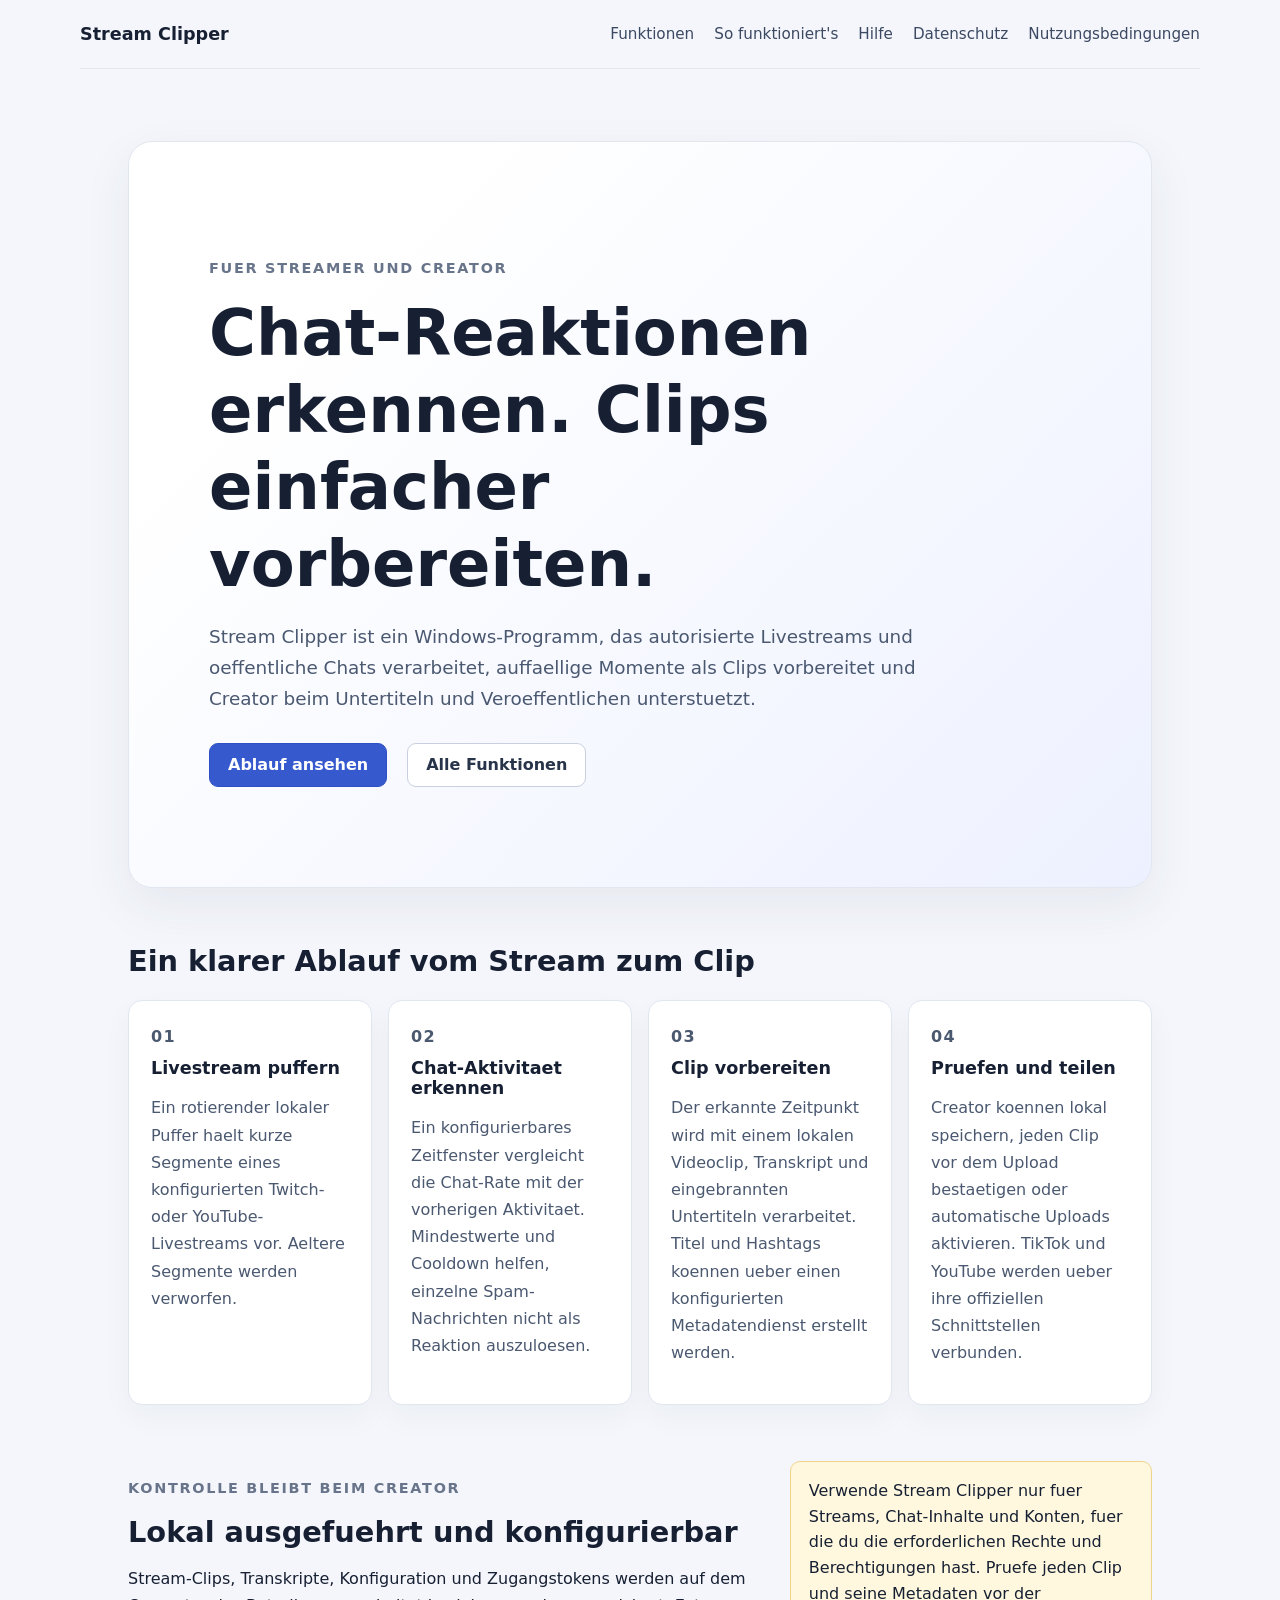
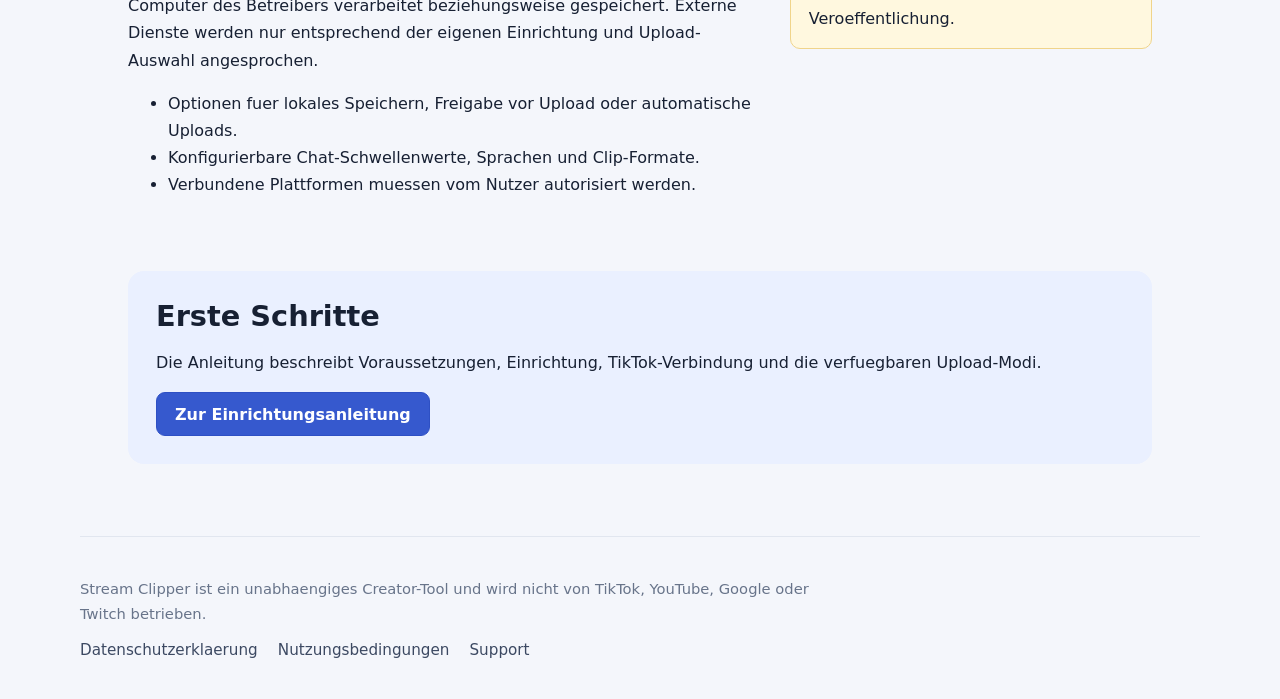
<file: index.html>
<!doctype html>
<html lang="de">
<head>
  <meta charset="utf-8">
  <meta name="viewport" content="width=device-width, initial-scale=1">
  <meta name="description" content="Stream Clipper erkennt Chat-Reaktionen in autorisierten Livestreams und bereitet untertitelte Clips fuer Creator vor.">
  <title>Stream Clipper - Clips aus Livestream-Momenten</title>
  <link rel="stylesheet" href="style.css">
</head>
<body>
  <header class="site-header">
    <a class="brand" href="index.html">Stream Clipper</a>
    <nav aria-label="Hauptnavigation">
      <a href="features.html">Funktionen</a>
      <a href="how-it-works.html">So funktioniert's</a>
      <a href="support.html">Hilfe</a>
      <a href="privacy.html">Datenschutz</a>
      <a href="terms.html">Nutzungsbedingungen</a>
    </nav>
  </header>
  <main class="site-main">
    <section class="hero">
      <p class="eyebrow">FUER STREAMER UND CREATOR</p>
      <h1>Chat-Reaktionen erkennen. Clips einfacher vorbereiten.</h1>
      <p class="lead">Stream Clipper ist ein Windows-Programm, das autorisierte Livestreams und oeffentliche Chats verarbeitet, auffaellige Momente als Clips vorbereitet und Creator beim Untertiteln und Veroeffentlichen unterstuetzt.</p>
      <div class="actions">
        <a class="button" href="how-it-works.html">Ablauf ansehen</a>
        <a class="button secondary" href="features.html">Alle Funktionen</a>
      </div>
    </section>

    <section aria-labelledby="overview-title">
      <h2 id="overview-title">Ein klarer Ablauf vom Stream zum Clip</h2>
      <div class="card-grid">
        <article class="card">
          <p class="step">01</p>
          <h3>Livestream puffern</h3>
          <p>Ein rotierender lokaler Puffer haelt kurze Segmente eines konfigurierten Twitch- oder YouTube-Livestreams vor. Aeltere Segmente werden verworfen.</p>
        </article>
        <article class="card">
          <p class="step">02</p>
          <h3>Chat-Aktivitaet erkennen</h3>
          <p>Ein konfigurierbares Zeitfenster vergleicht die Chat-Rate mit der vorherigen Aktivitaet. Mindestwerte und Cooldown helfen, einzelne Spam-Nachrichten nicht als Reaktion auszuloesen.</p>
        </article>
        <article class="card">
          <p class="step">03</p>
          <h3>Clip vorbereiten</h3>
          <p>Der erkannte Zeitpunkt wird mit einem lokalen Videoclip, Transkript und eingebrannten Untertiteln verarbeitet. Titel und Hashtags koennen ueber einen konfigurierten Metadatendienst erstellt werden.</p>
        </article>
        <article class="card">
          <p class="step">04</p>
          <h3>Pruefen und teilen</h3>
          <p>Creator koennen lokal speichern, jeden Clip vor dem Upload bestaetigen oder automatische Uploads aktivieren. TikTok und YouTube werden ueber ihre offiziellen Schnittstellen verbunden.</p>
        </article>
      </div>
    </section>

    <section class="split-section" aria-labelledby="control-title">
      <div>
        <p class="eyebrow">KONTROLLE BLEIBT BEIM CREATOR</p>
        <h2 id="control-title">Lokal ausgefuehrt und konfigurierbar</h2>
        <p>Stream-Clips, Transkripte, Konfiguration und Zugangstokens werden auf dem Computer des Betreibers verarbeitet beziehungsweise gespeichert. Externe Dienste werden nur entsprechend der eigenen Einrichtung und Upload-Auswahl angesprochen.</p>
        <ul>
          <li>Optionen fuer lokales Speichern, Freigabe vor Upload oder automatische Uploads.</li>
          <li>Konfigurierbare Chat-Schwellenwerte, Sprachen und Clip-Formate.</li>
          <li>Verbundene Plattformen muessen vom Nutzer autorisiert werden.</li>
        </ul>
      </div>
      <aside class="notice">
        Verwende Stream Clipper nur fuer Streams, Chat-Inhalte und Konten, fuer die du die erforderlichen Rechte und Berechtigungen hast. Pruefe jeden Clip und seine Metadaten vor der Veroeffentlichung.
      </aside>
    </section>

    <section class="cta" aria-labelledby="start-title">
      <h2 id="start-title">Erste Schritte</h2>
      <p>Die Anleitung beschreibt Voraussetzungen, Einrichtung, TikTok-Verbindung und die verfuegbaren Upload-Modi.</p>
      <a class="button" href="how-it-works.html">Zur Einrichtungsanleitung</a>
    </section>
  </main>
  <footer class="site-footer">
    <p>Stream Clipper ist ein unabhaengiges Creator-Tool und wird nicht von TikTok, YouTube, Google oder Twitch betrieben.</p>
    <nav aria-label="Rechtliche Informationen">
      <a href="privacy.html">Datenschutzerklaerung</a>
      <a href="terms.html">Nutzungsbedingungen</a>
      <a href="support.html">Support</a>
    </nav>
  </footer>
</body>
</html>
</file>
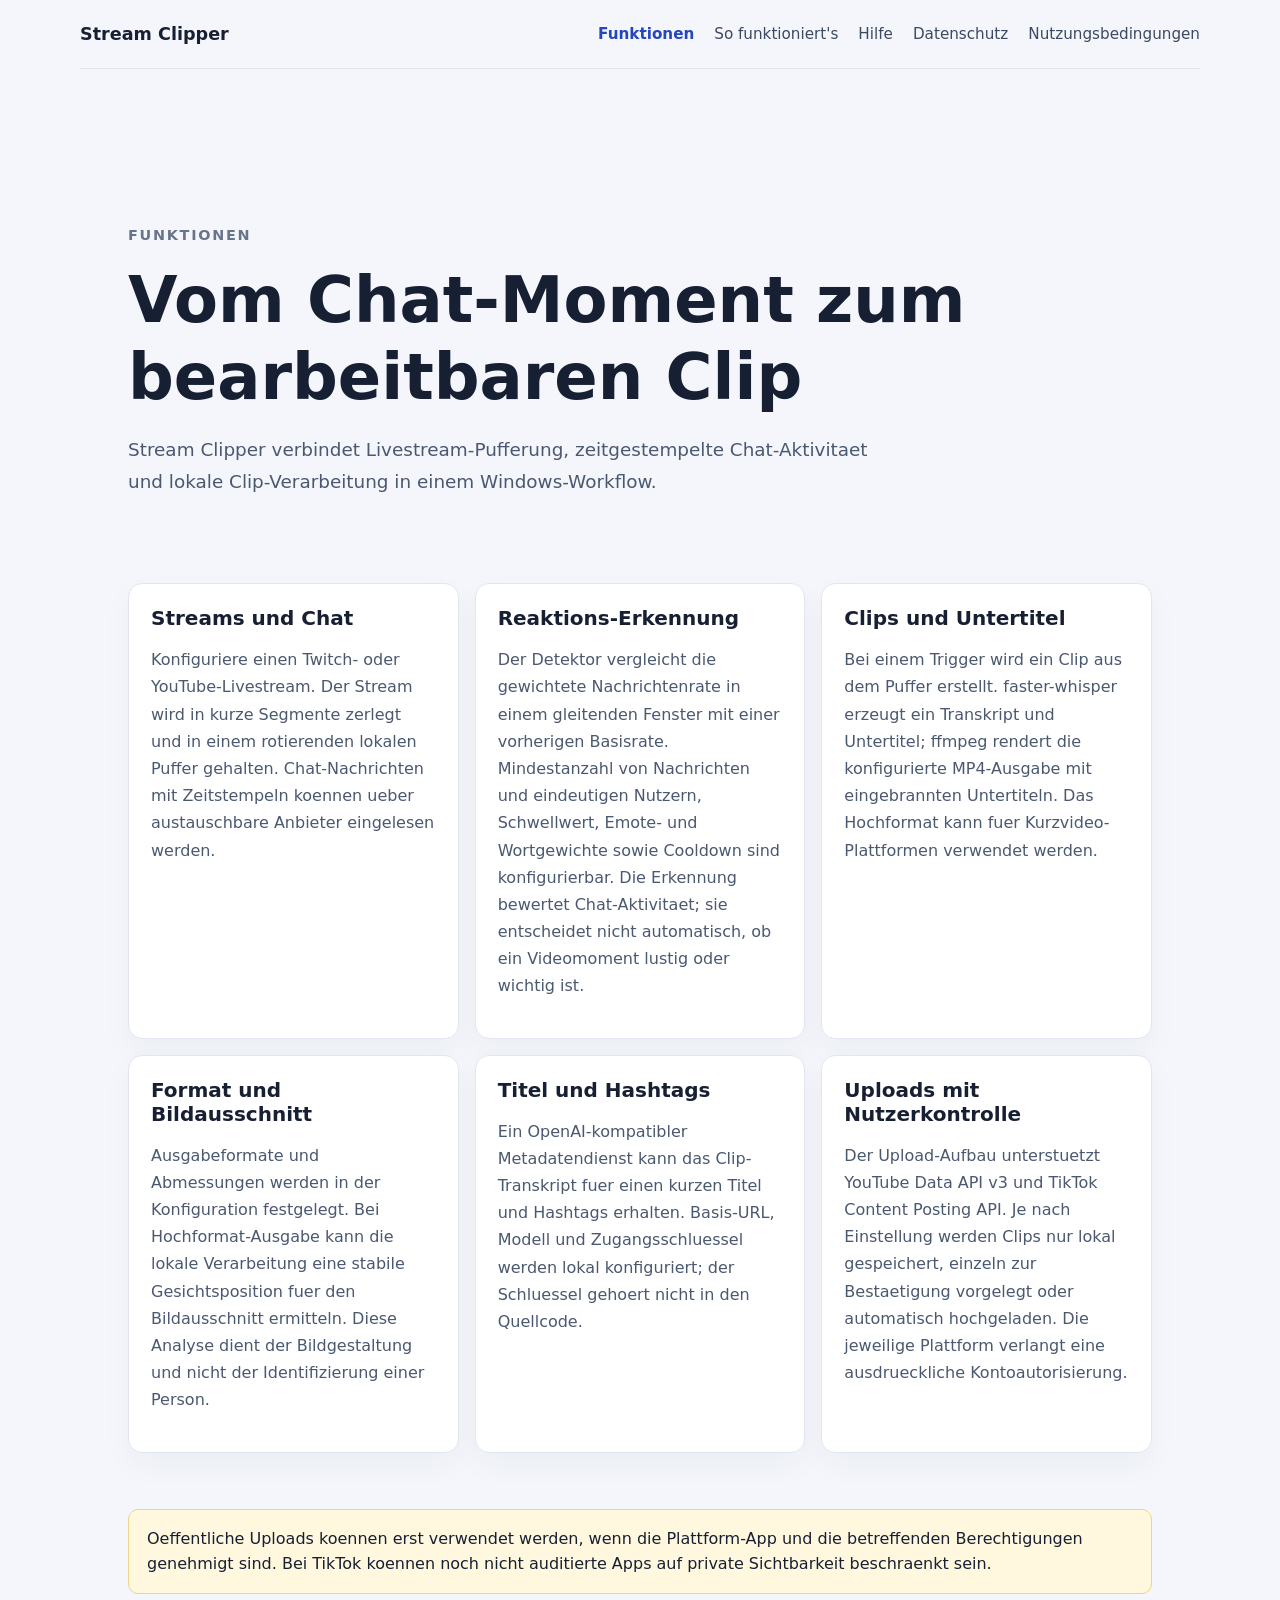
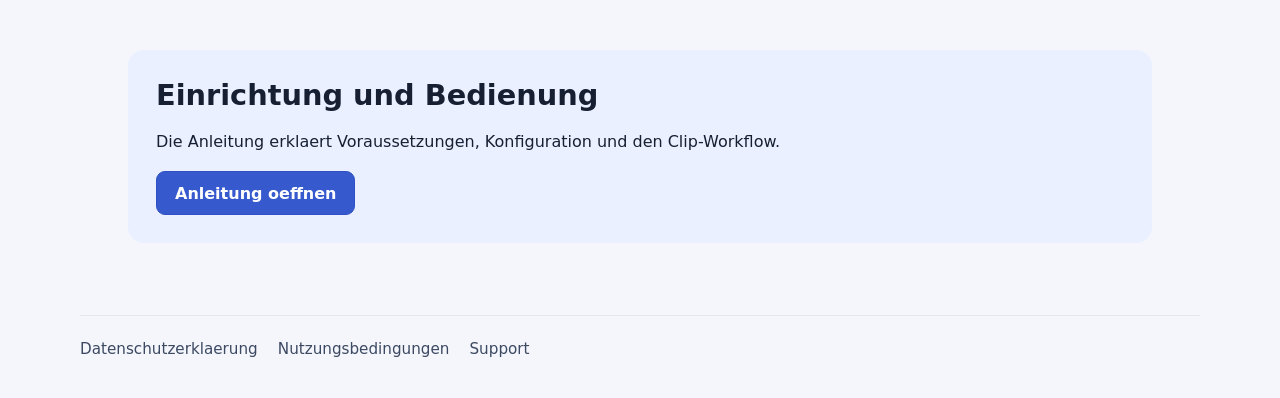
<file: features.html>
<!doctype html>
<html lang="de">
<head>
  <meta charset="utf-8">
  <meta name="viewport" content="width=device-width, initial-scale=1">
  <meta name="description" content="Details zu Chat-Erkennung, lokalem Videopuffer, Untertiteln und optionalen Uploads in Stream Clipper.">
  <title>Funktionen - Stream Clipper</title>
  <link rel="stylesheet" href="style.css">
</head>
<body>
  <header class="site-header">
    <a class="brand" href="index.html">Stream Clipper</a>
    <nav aria-label="Hauptnavigation">
      <a href="features.html" aria-current="page">Funktionen</a>
      <a href="how-it-works.html">So funktioniert's</a>
      <a href="support.html">Hilfe</a>
      <a href="privacy.html">Datenschutz</a>
      <a href="terms.html">Nutzungsbedingungen</a>
    </nav>
  </header>
  <main class="site-main">
    <section class="page-heading">
      <p class="eyebrow">FUNKTIONEN</p>
      <h1>Vom Chat-Moment zum bearbeitbaren Clip</h1>
      <p class="lead">Stream Clipper verbindet Livestream-Pufferung, zeitgestempelte Chat-Aktivitaet und lokale Clip-Verarbeitung in einem Windows-Workflow.</p>
    </section>

    <section class="feature-list" aria-label="Produktfunktionen">
      <article>
        <h2>Streams und Chat</h2>
        <p>Konfiguriere einen Twitch- oder YouTube-Livestream. Der Stream wird in kurze Segmente zerlegt und in einem rotierenden lokalen Puffer gehalten. Chat-Nachrichten mit Zeitstempeln koennen ueber austauschbare Anbieter eingelesen werden.</p>
      </article>
      <article>
        <h2>Reaktions-Erkennung</h2>
        <p>Der Detektor vergleicht die gewichtete Nachrichtenrate in einem gleitenden Fenster mit einer vorherigen Basisrate. Mindestanzahl von Nachrichten und eindeutigen Nutzern, Schwellwert, Emote- und Wortgewichte sowie Cooldown sind konfigurierbar. Die Erkennung bewertet Chat-Aktivitaet; sie entscheidet nicht automatisch, ob ein Videomoment lustig oder wichtig ist.</p>
      </article>
      <article>
        <h2>Clips und Untertitel</h2>
        <p>Bei einem Trigger wird ein Clip aus dem Puffer erstellt. faster-whisper erzeugt ein Transkript und Untertitel; ffmpeg rendert die konfigurierte MP4-Ausgabe mit eingebrannten Untertiteln. Das Hochformat kann fuer Kurzvideo-Plattformen verwendet werden.</p>
      </article>
      <article>
        <h2>Format und Bildausschnitt</h2>
        <p>Ausgabeformate und Abmessungen werden in der Konfiguration festgelegt. Bei Hochformat-Ausgabe kann die lokale Verarbeitung eine stabile Gesichtsposition fuer den Bildausschnitt ermitteln. Diese Analyse dient der Bildgestaltung und nicht der Identifizierung einer Person.</p>
      </article>
      <article>
        <h2>Titel und Hashtags</h2>
        <p>Ein OpenAI-kompatibler Metadatendienst kann das Clip-Transkript fuer einen kurzen Titel und Hashtags erhalten. Basis-URL, Modell und Zugangsschluessel werden lokal konfiguriert; der Schluessel gehoert nicht in den Quellcode.</p>
      </article>
      <article>
        <h2>Uploads mit Nutzerkontrolle</h2>
        <p>Der Upload-Aufbau unterstuetzt YouTube Data API v3 und TikTok Content Posting API. Je nach Einstellung werden Clips nur lokal gespeichert, einzeln zur Bestaetigung vorgelegt oder automatisch hochgeladen. Die jeweilige Plattform verlangt eine ausdrueckliche Kontoautorisierung.</p>
      </article>
    </section>

    <section class="notice">
      Oeffentliche Uploads koennen erst verwendet werden, wenn die Plattform-App und die betreffenden Berechtigungen genehmigt sind. Bei TikTok koennen noch nicht auditierte Apps auf private Sichtbarkeit beschraenkt sein.
    </section>

    <section class="cta">
      <h2>Einrichtung und Bedienung</h2>
      <p>Die Anleitung erklaert Voraussetzungen, Konfiguration und den Clip-Workflow.</p>
      <a class="button" href="how-it-works.html">Anleitung oeffnen</a>
    </section>
  </main>
  <footer class="site-footer">
    <nav aria-label="Rechtliche Informationen">
      <a href="privacy.html">Datenschutzerklaerung</a>
      <a href="terms.html">Nutzungsbedingungen</a>
      <a href="support.html">Support</a>
    </nav>
  </footer>
</body>
</html>
</file>
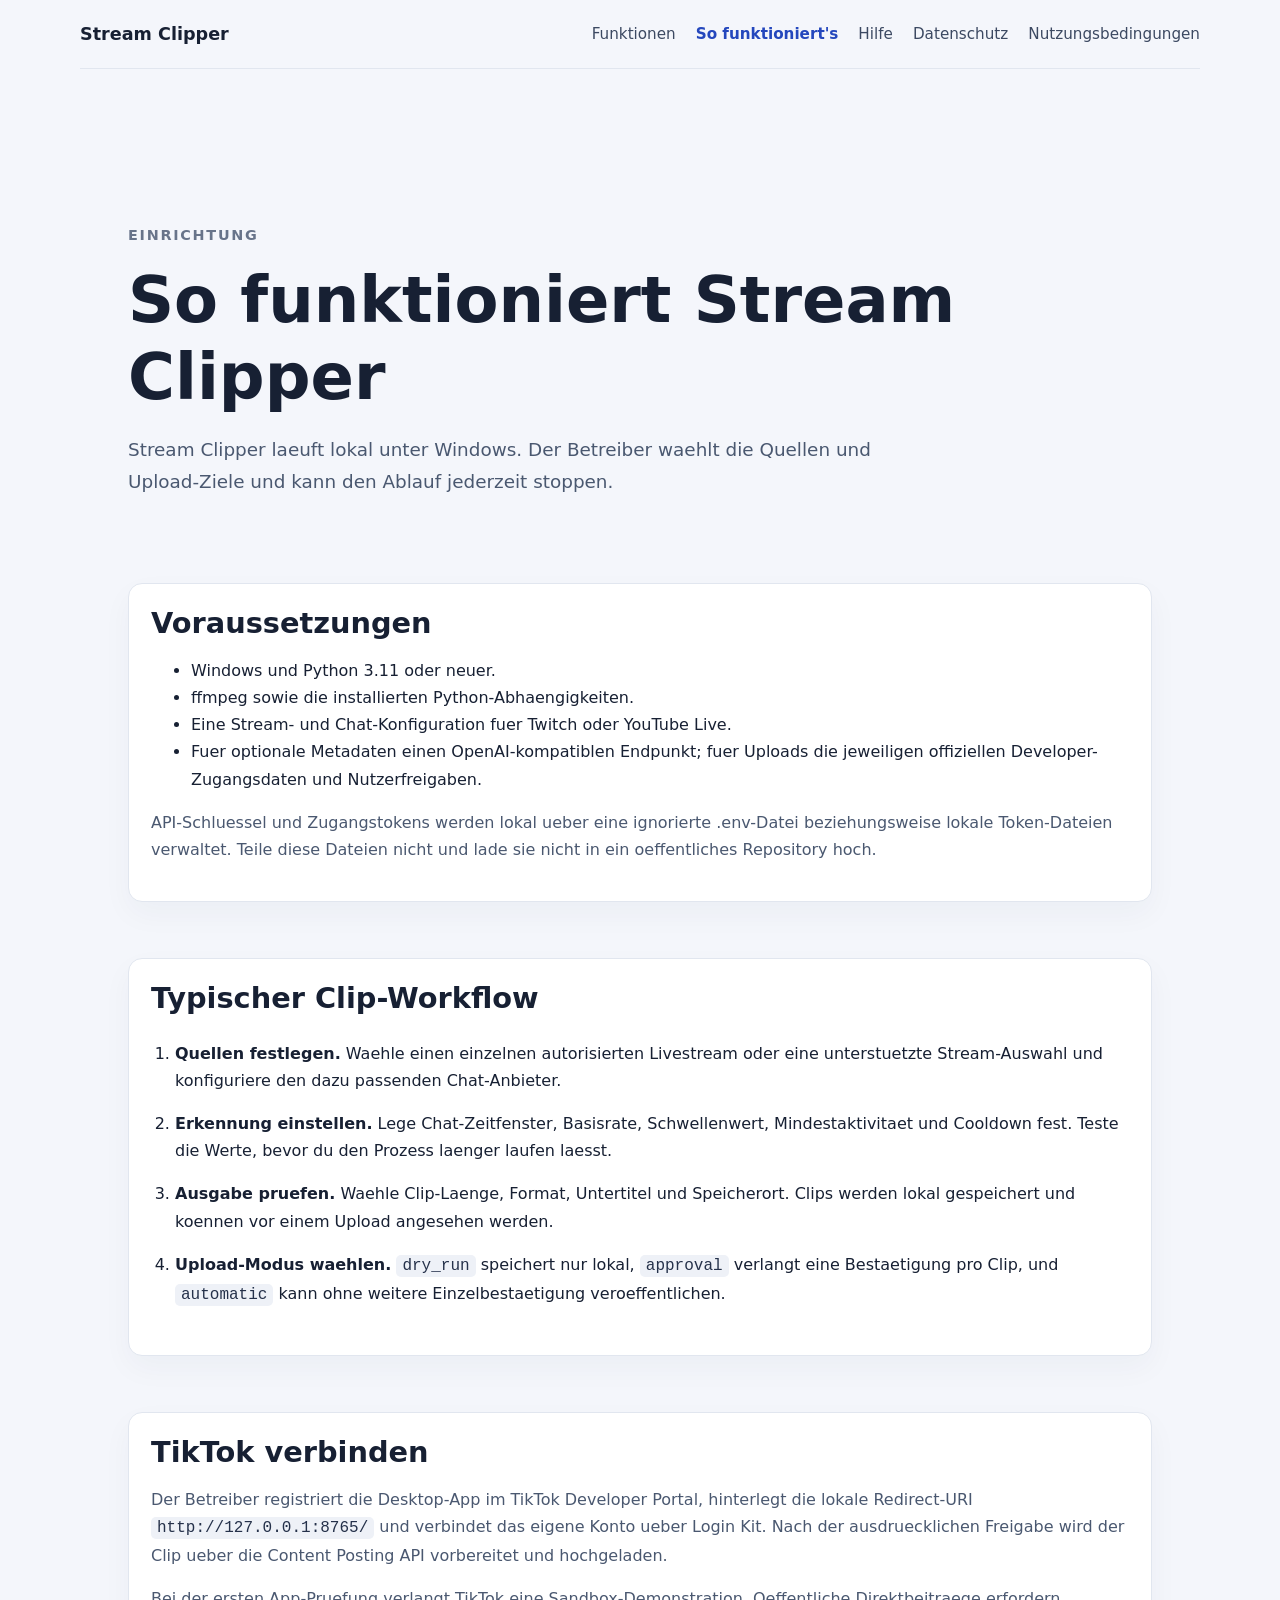
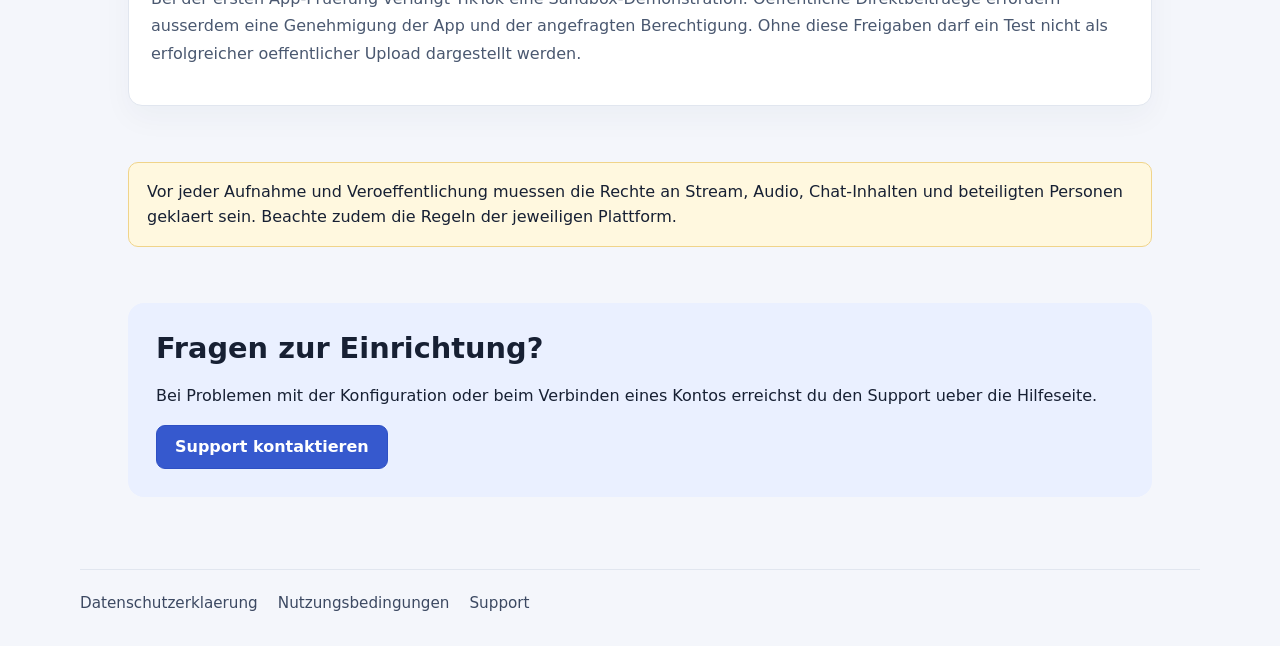
<file: how-it-works.html>
<!doctype html>
<html lang="de">
<head>
  <meta charset="utf-8">
  <meta name="viewport" content="width=device-width, initial-scale=1">
  <meta name="description" content="Voraussetzungen und Ablauf fuer Einrichtung und Verwendung von Stream Clipper unter Windows.">
  <title>So funktioniert's - Stream Clipper</title>
  <link rel="stylesheet" href="style.css">
</head>
<body>
  <header class="site-header">
    <a class="brand" href="index.html">Stream Clipper</a>
    <nav aria-label="Hauptnavigation">
      <a href="features.html">Funktionen</a>
      <a href="how-it-works.html" aria-current="page">So funktioniert's</a>
      <a href="support.html">Hilfe</a>
      <a href="privacy.html">Datenschutz</a>
      <a href="terms.html">Nutzungsbedingungen</a>
    </nav>
  </header>
  <main class="site-main">
    <section class="page-heading">
      <p class="eyebrow">EINRICHTUNG</p>
      <h1>So funktioniert Stream Clipper</h1>
      <p class="lead">Stream Clipper laeuft lokal unter Windows. Der Betreiber waehlt die Quellen und Upload-Ziele und kann den Ablauf jederzeit stoppen.</p>
    </section>

    <section class="content-panel">
      <h2>Voraussetzungen</h2>
      <ul>
        <li>Windows und Python 3.11 oder neuer.</li>
        <li>ffmpeg sowie die installierten Python-Abhaengigkeiten.</li>
        <li>Eine Stream- und Chat-Konfiguration fuer Twitch oder YouTube Live.</li>
        <li>Fuer optionale Metadaten einen OpenAI-kompatiblen Endpunkt; fuer Uploads die jeweiligen offiziellen Developer-Zugangsdaten und Nutzerfreigaben.</li>
      </ul>
      <p>API-Schluessel und Zugangstokens werden lokal ueber eine ignorierte .env-Datei beziehungsweise lokale Token-Dateien verwaltet. Teile diese Dateien nicht und lade sie nicht in ein oeffentliches Repository hoch.</p>
    </section>

    <section class="content-panel">
      <h2>Typischer Clip-Workflow</h2>
      <ol class="numbered-list">
        <li><strong>Quellen festlegen.</strong> Waehle einen einzelnen autorisierten Livestream oder eine unterstuetzte Stream-Auswahl und konfiguriere den dazu passenden Chat-Anbieter.</li>
        <li><strong>Erkennung einstellen.</strong> Lege Chat-Zeitfenster, Basisrate, Schwellenwert, Mindestaktivitaet und Cooldown fest. Teste die Werte, bevor du den Prozess laenger laufen laesst.</li>
        <li><strong>Ausgabe pruefen.</strong> Waehle Clip-Laenge, Format, Untertitel und Speicherort. Clips werden lokal gespeichert und koennen vor einem Upload angesehen werden.</li>
        <li><strong>Upload-Modus waehlen.</strong> <code>dry_run</code> speichert nur lokal, <code>approval</code> verlangt eine Bestaetigung pro Clip, und <code>automatic</code> kann ohne weitere Einzelbestaetigung veroeffentlichen.</li>
      </ol>
    </section>

    <section class="content-panel">
      <h2>TikTok verbinden</h2>
      <p>Der Betreiber registriert die Desktop-App im TikTok Developer Portal, hinterlegt die lokale Redirect-URI <code>http://127.0.0.1:8765/</code> und verbindet das eigene Konto ueber Login Kit. Nach der ausdruecklichen Freigabe wird der Clip ueber die Content Posting API vorbereitet und hochgeladen.</p>
      <p>Bei der ersten App-Pruefung verlangt TikTok eine Sandbox-Demonstration. Oeffentliche Direktbeitraege erfordern ausserdem eine Genehmigung der App und der angefragten Berechtigung. Ohne diese Freigaben darf ein Test nicht als erfolgreicher oeffentlicher Upload dargestellt werden.</p>
    </section>

    <section class="notice">
      Vor jeder Aufnahme und Veroeffentlichung muessen die Rechte an Stream, Audio, Chat-Inhalten und beteiligten Personen geklaert sein. Beachte zudem die Regeln der jeweiligen Plattform.
    </section>

    <section class="cta">
      <h2>Fragen zur Einrichtung?</h2>
      <p>Bei Problemen mit der Konfiguration oder beim Verbinden eines Kontos erreichst du den Support ueber die Hilfeseite.</p>
      <a class="button" href="support.html">Support kontaktieren</a>
    </section>
  </main>
  <footer class="site-footer">
    <nav aria-label="Rechtliche Informationen">
      <a href="privacy.html">Datenschutzerklaerung</a>
      <a href="terms.html">Nutzungsbedingungen</a>
      <a href="support.html">Support</a>
    </nav>
  </footer>
</body>
</html>
</file>
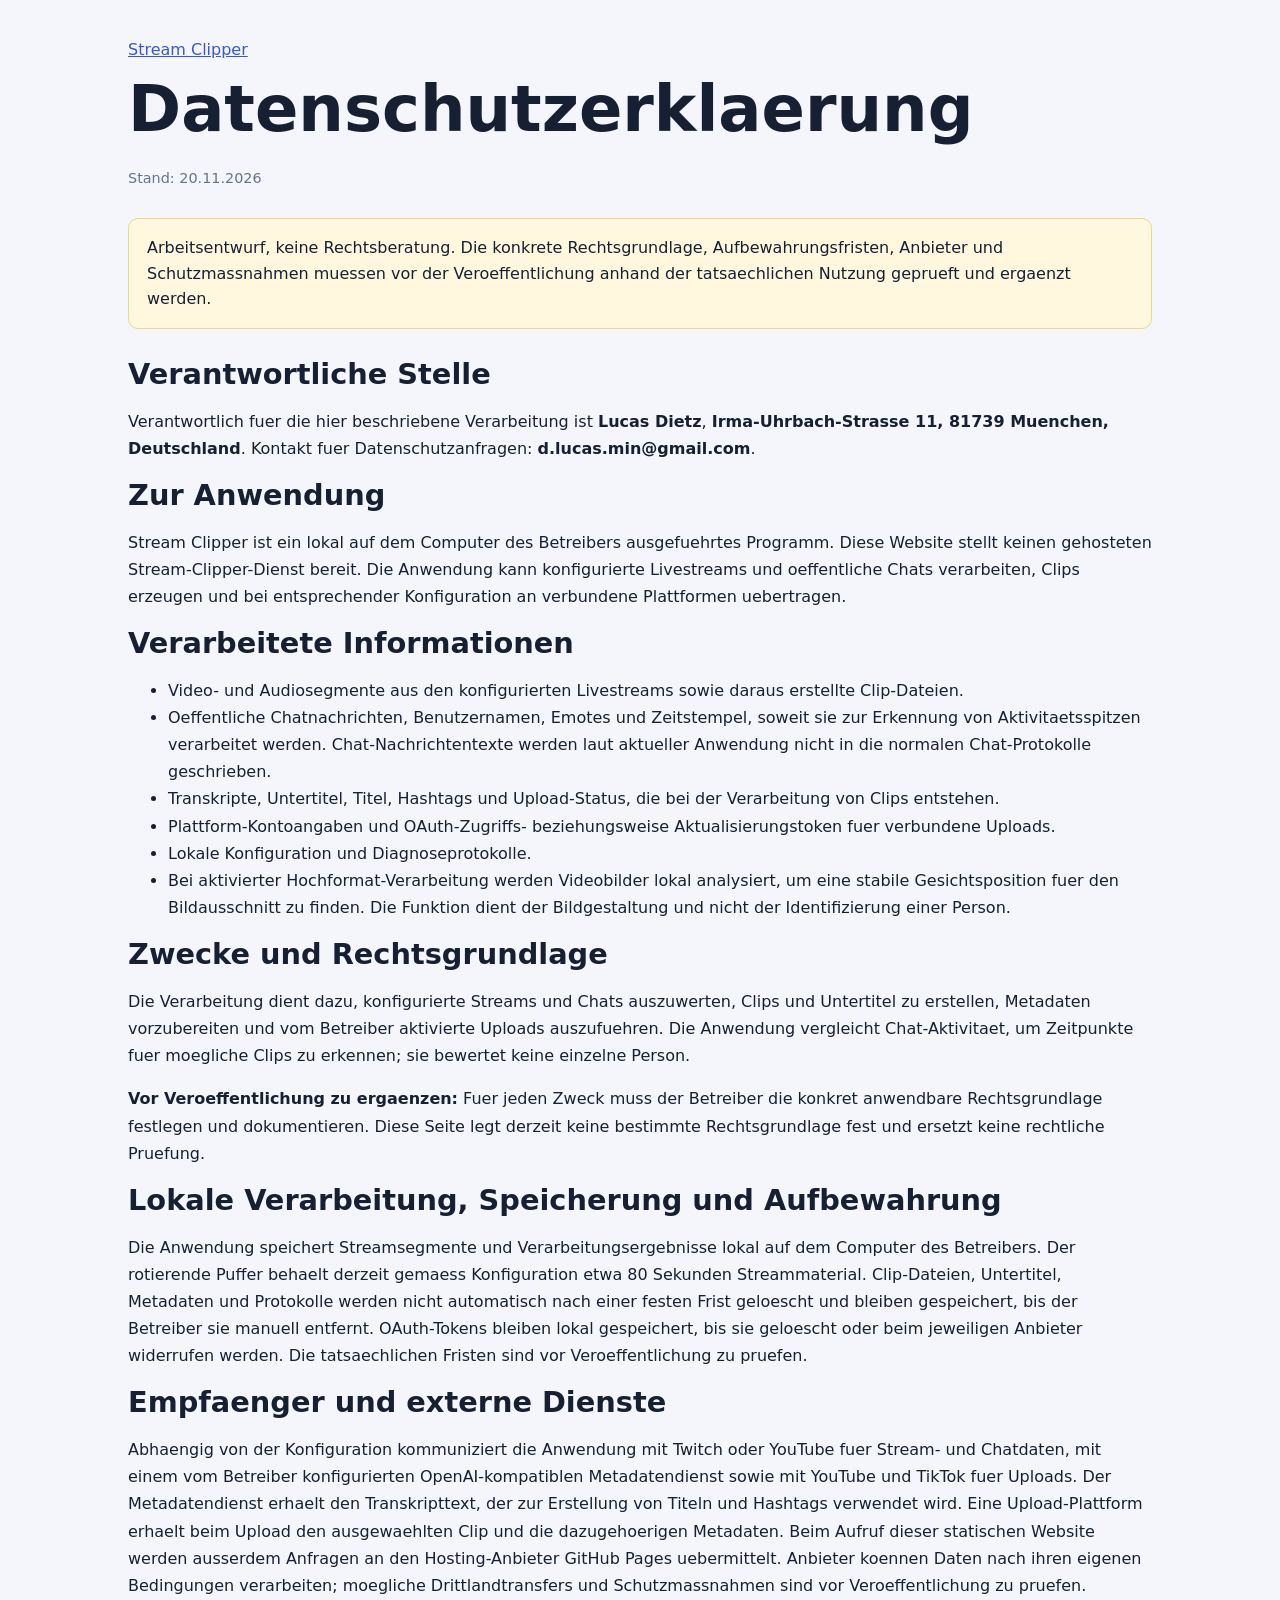
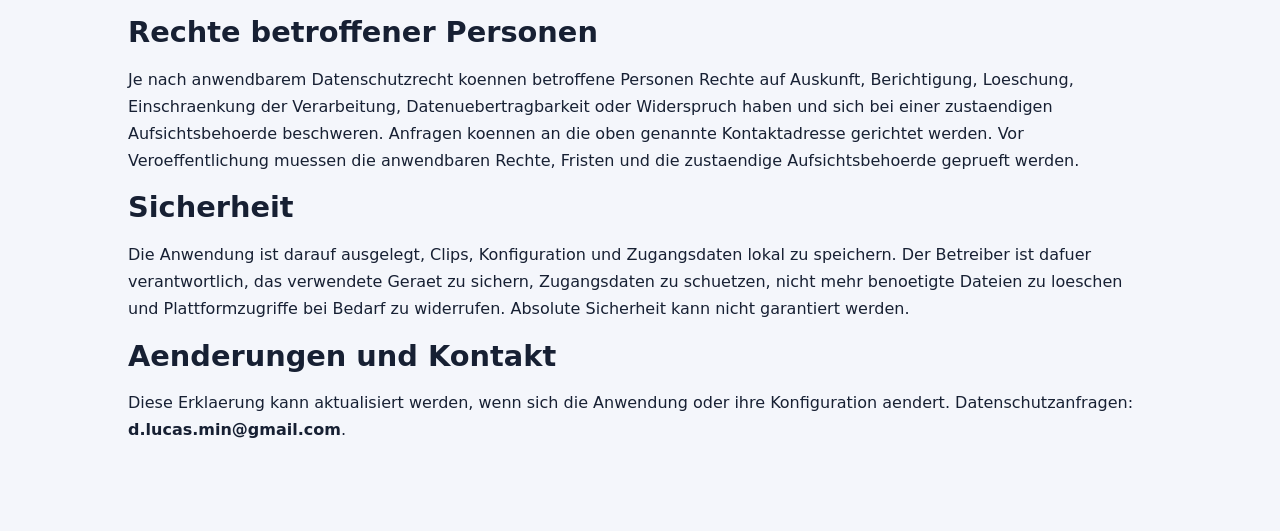
<file: privacy.html>
<!doctype html>
<html lang="de">
<head>
  <meta charset="utf-8">
  <meta name="viewport" content="width=device-width, initial-scale=1">
  <title>Datenschutzerklaerung - Stream Clipper</title>
  <link rel="stylesheet" href="style.css">
</head>
<body>
  <main>
    <nav aria-label="Hauptnavigation"><a href="index.html">Stream Clipper</a></nav>
    <h1>Datenschutzerklaerung</h1>
    <p class="updated">Stand: 20.11.2026</p>
    <aside class="notice">
      Arbeitsentwurf, keine Rechtsberatung. Die konkrete Rechtsgrundlage, Aufbewahrungsfristen, Anbieter und Schutzmassnahmen muessen vor der Veroeffentlichung anhand der tatsaechlichen Nutzung geprueft und ergaenzt werden.
    </aside>

    <h2>Verantwortliche Stelle</h2>
    <p>Verantwortlich fuer die hier beschriebene Verarbeitung ist <strong>Lucas Dietz</strong>, <strong>Irma-Uhrbach-Strasse 11, 81739 Muenchen, Deutschland</strong>. Kontakt fuer Datenschutzanfragen: <strong>d.lucas.min@gmail.com</strong>.</p>

    <h2>Zur Anwendung</h2>
    <p>Stream Clipper ist ein lokal auf dem Computer des Betreibers ausgefuehrtes Programm. Diese Website stellt keinen gehosteten Stream-Clipper-Dienst bereit. Die Anwendung kann konfigurierte Livestreams und oeffentliche Chats verarbeiten, Clips erzeugen und bei entsprechender Konfiguration an verbundene Plattformen uebertragen.</p>

    <h2>Verarbeitete Informationen</h2>
    <ul>
      <li>Video- und Audiosegmente aus den konfigurierten Livestreams sowie daraus erstellte Clip-Dateien.</li>
      <li>Oeffentliche Chatnachrichten, Benutzernamen, Emotes und Zeitstempel, soweit sie zur Erkennung von Aktivitaetsspitzen verarbeitet werden. Chat-Nachrichtentexte werden laut aktueller Anwendung nicht in die normalen Chat-Protokolle geschrieben.</li>
      <li>Transkripte, Untertitel, Titel, Hashtags und Upload-Status, die bei der Verarbeitung von Clips entstehen.</li>
      <li>Plattform-Kontoangaben und OAuth-Zugriffs- beziehungsweise Aktualisierungstoken fuer verbundene Uploads.</li>
      <li>Lokale Konfiguration und Diagnoseprotokolle.</li>
      <li>Bei aktivierter Hochformat-Verarbeitung werden Videobilder lokal analysiert, um eine stabile Gesichtsposition fuer den Bildausschnitt zu finden. Die Funktion dient der Bildgestaltung und nicht der Identifizierung einer Person.</li>
    </ul>

    <h2>Zwecke und Rechtsgrundlage</h2>
    <p>Die Verarbeitung dient dazu, konfigurierte Streams und Chats auszuwerten, Clips und Untertitel zu erstellen, Metadaten vorzubereiten und vom Betreiber aktivierte Uploads auszufuehren. Die Anwendung vergleicht Chat-Aktivitaet, um Zeitpunkte fuer moegliche Clips zu erkennen; sie bewertet keine einzelne Person.</p>
    <p><strong>Vor Veroeffentlichung zu ergaenzen:</strong> Fuer jeden Zweck muss der Betreiber die konkret anwendbare Rechtsgrundlage festlegen und dokumentieren. Diese Seite legt derzeit keine bestimmte Rechtsgrundlage fest und ersetzt keine rechtliche Pruefung.</p>

    <h2>Lokale Verarbeitung, Speicherung und Aufbewahrung</h2>
    <p>Die Anwendung speichert Streamsegmente und Verarbeitungsergebnisse lokal auf dem Computer des Betreibers. Der rotierende Puffer behaelt derzeit gemaess Konfiguration etwa 80 Sekunden Streammaterial. Clip-Dateien, Untertitel, Metadaten und Protokolle werden nicht automatisch nach einer festen Frist geloescht und bleiben gespeichert, bis der Betreiber sie manuell entfernt. OAuth-Tokens bleiben lokal gespeichert, bis sie geloescht oder beim jeweiligen Anbieter widerrufen werden. Die tatsaechlichen Fristen sind vor Veroeffentlichung zu pruefen.</p>

    <h2>Empfaenger und externe Dienste</h2>
    <p>Abhaengig von der Konfiguration kommuniziert die Anwendung mit Twitch oder YouTube fuer Stream- und Chatdaten, mit einem vom Betreiber konfigurierten OpenAI-kompatiblen Metadatendienst sowie mit YouTube und TikTok fuer Uploads. Der Metadatendienst erhaelt den Transkripttext, der zur Erstellung von Titeln und Hashtags verwendet wird. Eine Upload-Plattform erhaelt beim Upload den ausgewaehlten Clip und die dazugehoerigen Metadaten. Beim Aufruf dieser statischen Website werden ausserdem Anfragen an den Hosting-Anbieter GitHub Pages uebermittelt. Anbieter koennen Daten nach ihren eigenen Bedingungen verarbeiten; moegliche Drittlandtransfers und Schutzmassnahmen sind vor Veroeffentlichung zu pruefen.</p>

    <h2>Rechte betroffener Personen</h2>
    <p>Je nach anwendbarem Datenschutzrecht koennen betroffene Personen Rechte auf Auskunft, Berichtigung, Loeschung, Einschraenkung der Verarbeitung, Datenuebertragbarkeit oder Widerspruch haben und sich bei einer zustaendigen Aufsichtsbehoerde beschweren. Anfragen koennen an die oben genannte Kontaktadresse gerichtet werden. Vor Veroeffentlichung muessen die anwendbaren Rechte, Fristen und die zustaendige Aufsichtsbehoerde geprueft werden.</p>

    <h2>Sicherheit</h2>
    <p>Die Anwendung ist darauf ausgelegt, Clips, Konfiguration und Zugangsdaten lokal zu speichern. Der Betreiber ist dafuer verantwortlich, das verwendete Geraet zu sichern, Zugangsdaten zu schuetzen, nicht mehr benoetigte Dateien zu loeschen und Plattformzugriffe bei Bedarf zu widerrufen. Absolute Sicherheit kann nicht garantiert werden.</p>

    <h2>Aenderungen und Kontakt</h2>
    <p>Diese Erklaerung kann aktualisiert werden, wenn sich die Anwendung oder ihre Konfiguration aendert. Datenschutzanfragen: <strong>d.lucas.min@gmail.com</strong>.</p>
  </main>
</body>
</html>
</file>
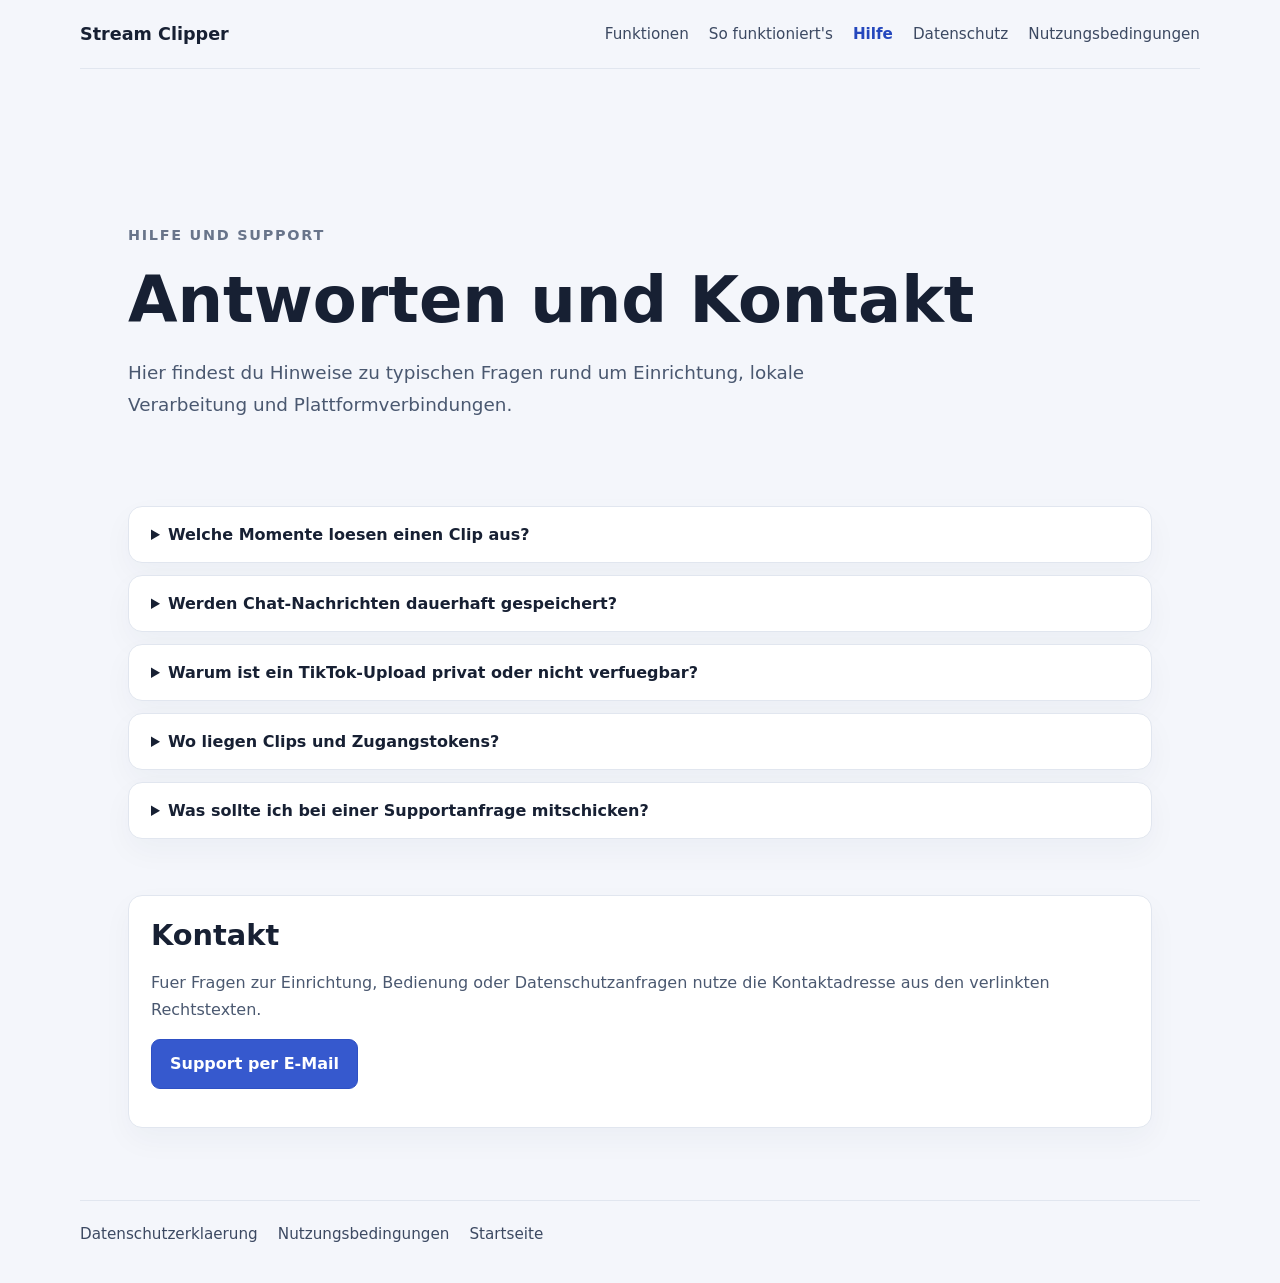
<file: support.html>
<!doctype html>
<html lang="de">
<head>
  <meta charset="utf-8">
  <meta name="viewport" content="width=device-width, initial-scale=1">
  <meta name="description" content="Hilfe, haeufige Fragen und Kontakt fuer Stream Clipper.">
  <title>Hilfe und Support - Stream Clipper</title>
  <link rel="stylesheet" href="style.css">
</head>
<body>
  <header class="site-header">
    <a class="brand" href="index.html">Stream Clipper</a>
    <nav aria-label="Hauptnavigation">
      <a href="features.html">Funktionen</a>
      <a href="how-it-works.html">So funktioniert's</a>
      <a href="support.html" aria-current="page">Hilfe</a>
      <a href="privacy.html">Datenschutz</a>
      <a href="terms.html">Nutzungsbedingungen</a>
    </nav>
  </header>
  <main class="site-main">
    <section class="page-heading">
      <p class="eyebrow">HILFE UND SUPPORT</p>
      <h1>Antworten und Kontakt</h1>
      <p class="lead">Hier findest du Hinweise zu typischen Fragen rund um Einrichtung, lokale Verarbeitung und Plattformverbindungen.</p>
    </section>

    <section class="faq-list" aria-label="Haeufige Fragen">
      <details>
        <summary>Welche Momente loesen einen Clip aus?</summary>
        <p>Der Detektor betrachtet die Nachrichtenrate und konfigurierbare Gewichte im Chat. Er bewertet nicht den Videoinhalt und kann deshalb auch unpassende oder unwichtige Momente markieren. Clips sollten vor einer Veroeffentlichung geprueft werden.</p>
      </details>
      <details>
        <summary>Werden Chat-Nachrichten dauerhaft gespeichert?</summary>
        <p>Die Anwendung verarbeitet Nachrichten mit Zeitstempeln fuer die Erkennung. Laut aktueller Konfiguration werden Nachrichtentexte nicht in die normalen Chat-Protokolle geschrieben. Einzelheiten zu den verarbeiteten Informationen und externen Diensten stehen in der Datenschutzerklaerung.</p>
      </details>
      <details>
        <summary>Warum ist ein TikTok-Upload privat oder nicht verfuegbar?</summary>
        <p>Die TikTok-App und die angefragten Berechtigungen muessen vom Developer Portal genehmigt sein. TikTok kann nicht auditierte Apps auf private Sichtbarkeit beschraenken. Ein fehlgeschlagener Test ist kein Nachweis fuer einen erfolgreichen oeffentlichen Upload.</p>
      </details>
      <details>
        <summary>Wo liegen Clips und Zugangstokens?</summary>
        <p>Clips und Anwendungskonfiguration werden lokal gespeichert. OAuth-Tokens bleiben in lokalen Dateien und sollten wie Zugangsdaten geschuetzt werden. Loesche nicht mehr benoetigte Dateien und widerrufe nicht mehr benoetigte Plattformzugriffe.</p>
      </details>
      <details>
        <summary>Was sollte ich bei einer Supportanfrage mitschicken?</summary>
        <p>Beschreibe Betriebssystem, den verwendeten Modus, den betroffenen Schritt und eine bereinigte Fehlermeldung. Sende keine Zugangstokens, API-Schluessel, .env-Dateien, privaten Stream-Links oder personenbezogenen Chat-Auszuege.</p>
      </details>
    </section>

    <section class="content-panel">
      <h2>Kontakt</h2>
      <p>Fuer Fragen zur Einrichtung, Bedienung oder Datenschutzanfragen nutze die Kontaktadresse aus den verlinkten Rechtstexten.</p>
      <p><a class="button" href="mailto:d.lucas.min@gmail.com">Support per E-Mail</a></p>
    </section>
  </main>
  <footer class="site-footer">
    <nav aria-label="Rechtliche Informationen">
      <a href="privacy.html">Datenschutzerklaerung</a>
      <a href="terms.html">Nutzungsbedingungen</a>
      <a href="index.html">Startseite</a>
    </nav>
  </footer>
</body>
</html>
</file>
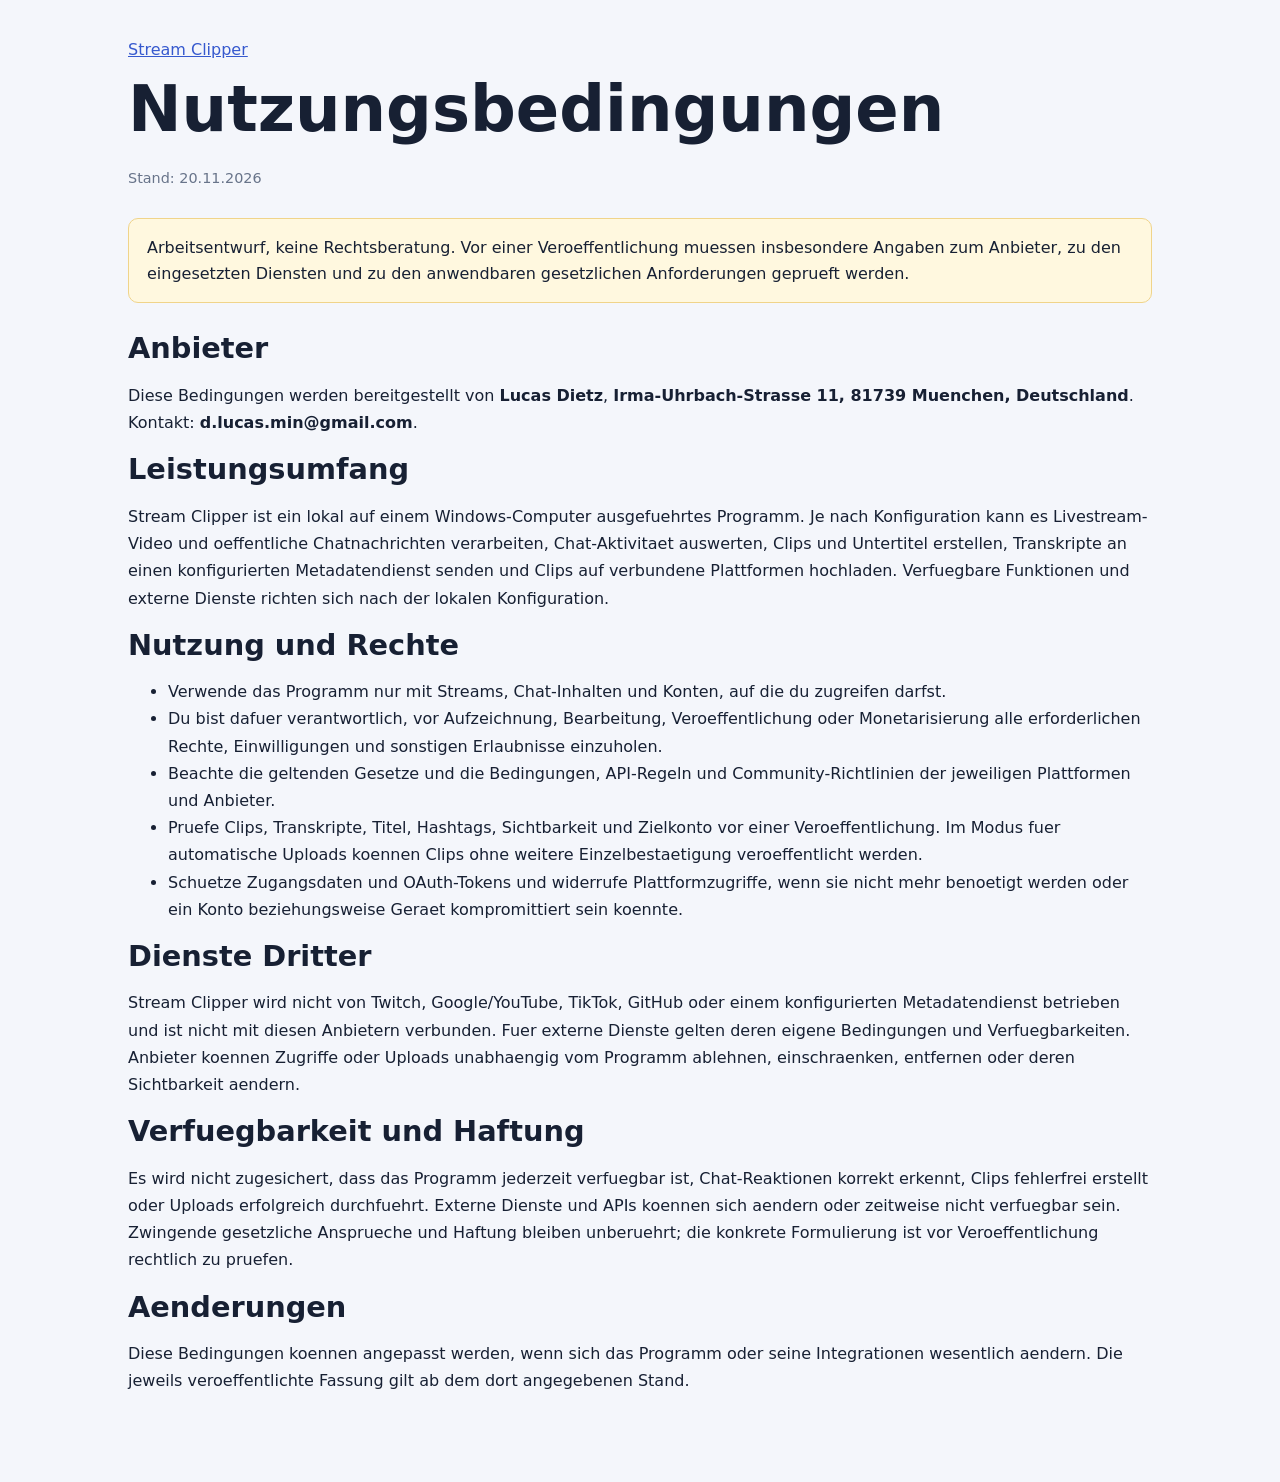
<file: terms.html>
<!doctype html>
<html lang="de">
<head>
  <meta charset="utf-8">
  <meta name="viewport" content="width=device-width, initial-scale=1">
  <title>Nutzungsbedingungen - Stream Clipper</title>
  <link rel="stylesheet" href="style.css">
</head>
<body>
  <main>
    <nav aria-label="Hauptnavigation"><a href="index.html">Stream Clipper</a></nav>
    <h1>Nutzungsbedingungen</h1>
    <p class="updated">Stand: 20.11.2026</p>
    <aside class="notice">
      Arbeitsentwurf, keine Rechtsberatung. Vor einer Veroeffentlichung muessen insbesondere Angaben zum Anbieter, zu den eingesetzten Diensten und zu den anwendbaren gesetzlichen Anforderungen geprueft werden.
    </aside>

    <h2>Anbieter</h2>
    <p>Diese Bedingungen werden bereitgestellt von <strong>Lucas Dietz</strong>, <strong>Irma-Uhrbach-Strasse 11, 81739 Muenchen, Deutschland</strong>. Kontakt: <strong>d.lucas.min@gmail.com</strong>.</p>

    <h2>Leistungsumfang</h2>
    <p>Stream Clipper ist ein lokal auf einem Windows-Computer ausgefuehrtes Programm. Je nach Konfiguration kann es Livestream-Video und oeffentliche Chatnachrichten verarbeiten, Chat-Aktivitaet auswerten, Clips und Untertitel erstellen, Transkripte an einen konfigurierten Metadatendienst senden und Clips auf verbundene Plattformen hochladen. Verfuegbare Funktionen und externe Dienste richten sich nach der lokalen Konfiguration.</p>

    <h2>Nutzung und Rechte</h2>
    <ul>
      <li>Verwende das Programm nur mit Streams, Chat-Inhalten und Konten, auf die du zugreifen darfst.</li>
      <li>Du bist dafuer verantwortlich, vor Aufzeichnung, Bearbeitung, Veroeffentlichung oder Monetarisierung alle erforderlichen Rechte, Einwilligungen und sonstigen Erlaubnisse einzuholen.</li>
      <li>Beachte die geltenden Gesetze und die Bedingungen, API-Regeln und Community-Richtlinien der jeweiligen Plattformen und Anbieter.</li>
      <li>Pruefe Clips, Transkripte, Titel, Hashtags, Sichtbarkeit und Zielkonto vor einer Veroeffentlichung. Im Modus fuer automatische Uploads koennen Clips ohne weitere Einzelbestaetigung veroeffentlicht werden.</li>
      <li>Schuetze Zugangsdaten und OAuth-Tokens und widerrufe Plattformzugriffe, wenn sie nicht mehr benoetigt werden oder ein Konto beziehungsweise Geraet kompromittiert sein koennte.</li>
    </ul>

    <h2>Dienste Dritter</h2>
    <p>Stream Clipper wird nicht von Twitch, Google/YouTube, TikTok, GitHub oder einem konfigurierten Metadatendienst betrieben und ist nicht mit diesen Anbietern verbunden. Fuer externe Dienste gelten deren eigene Bedingungen und Verfuegbarkeiten. Anbieter koennen Zugriffe oder Uploads unabhaengig vom Programm ablehnen, einschraenken, entfernen oder deren Sichtbarkeit aendern.</p>

    <h2>Verfuegbarkeit und Haftung</h2>
    <p>Es wird nicht zugesichert, dass das Programm jederzeit verfuegbar ist, Chat-Reaktionen korrekt erkennt, Clips fehlerfrei erstellt oder Uploads erfolgreich durchfuehrt. Externe Dienste und APIs koennen sich aendern oder zeitweise nicht verfuegbar sein. Zwingende gesetzliche Ansprueche und Haftung bleiben unberuehrt; die konkrete Formulierung ist vor Veroeffentlichung rechtlich zu pruefen.</p>

    <h2>Aenderungen</h2>
    <p>Diese Bedingungen koennen angepasst werden, wenn sich das Programm oder seine Integrationen wesentlich aendern. Die jeweils veroeffentlichte Fassung gilt ab dem dort angegebenen Stand.</p>
  </main>
</body>
</html>
</file>
<file: style.css>
:root {
  color-scheme: light;
  font-family: system-ui, -apple-system, "Segoe UI", sans-serif;
  color: #172033;
  background: #f4f6fb;
  font-synthesis: none;
  text-rendering: optimizeLegibility;
}

* {
  box-sizing: border-box;
}

body {
  margin: 0;
  padding: 0 20px;
}

main {
  width: min(100%, 1024px);
  margin: 0 auto;
  padding: 40px 0 72px;
}

h1,
h2 {
  line-height: 1.2;
}

h1 {
  margin: 12px 0 18px;
  font-size: clamp(2.2rem, 6vw, 4rem);
}

h2 {
  margin: 0 0 14px;
  font-size: clamp(1.35rem, 3vw, 1.8rem);
}

h3 {
  margin: 8px 0;
  font-size: 1.1rem;
}

p,
li {
  line-height: 1.7;
}

a {
  color: #3659ce;
}

.eyebrow,
.updated {
  color: #68748a;
  font-size: 0.9rem;
}

.eyebrow {
  font-weight: 700;
  letter-spacing: 0.12em;
}

.notice {
  margin: 28px 0;
  padding: 16px 18px;
  border: 1px solid #f0d48a;
  border-radius: 10px;
  background: #fff8df;
  line-height: 1.6;
}

.site-header,
.site-footer {
  width: min(100%, 1120px);
  margin: 0 auto;
}

.site-header {
  display: flex;
  align-items: center;
  justify-content: space-between;
  gap: 24px;
  padding: 24px 0;
  border-bottom: 1px solid #e1e6ef;
}

.brand {
  color: #172033;
  font-size: 1.1rem;
  font-weight: 800;
  text-decoration: none;
  white-space: nowrap;
}

.site-header nav,
.site-footer nav,
.actions {
  display: flex;
  flex-wrap: wrap;
  align-items: center;
  gap: 12px 20px;
}

.site-header nav a,
.site-footer nav a {
  color: #3c4962;
  font-size: 0.95rem;
  text-decoration: none;
}

.site-header nav a:hover,
.site-footer nav a:hover {
  color: #2447bd;
  text-decoration: underline;
}

.site-header nav a[aria-current="page"] {
  color: #2447bd;
  font-weight: 700;
}

.hero {
  padding: clamp(48px, 9vw, 100px) clamp(24px, 7vw, 80px);
  border: 1px solid #e1e6ef;
  border-radius: 24px;
  background: linear-gradient(135deg, #fff 20%, #edf1ff 100%);
  box-shadow: 0 18px 50px #26334b12;
}

.hero h1 {
  max-width: 760px;
}

.lead {
  max-width: 760px;
  color: #4a5870;
  font-size: 1.15rem;
}

.actions {
  margin-top: 28px;
}

.button {
  display: inline-flex;
  align-items: center;
  justify-content: center;
  min-height: 44px;
  padding: 10px 18px;
  border: 1px solid #2e50c4;
  border-radius: 9px;
  background: #3659ce;
  color: #fff;
  font-weight: 700;
  text-decoration: none;
}

.button:hover {
  background: #2948b2;
  color: #fff;
}

.button.secondary {
  border-color: #c8d0e0;
  background: #fff;
  color: #27344a;
}

.button.secondary:hover {
  background: #f4f6fb;
}

.site-main > section {
  margin-top: 56px;
}

.site-main > .hero {
  margin-top: 32px;
}

.card-grid {
  display: grid;
  grid-template-columns: repeat(auto-fit, minmax(220px, 1fr));
  gap: 16px;
  margin-top: 22px;
}

.card,
.content-panel,
.feature-list article,
.faq-list details {
  padding: 22px;
  border: 1px solid #e1e6ef;
  border-radius: 14px;
  background: #fff;
  box-shadow: 0 12px 30px #26334b0a;
}

.card p,
.feature-list p,
.content-panel p {
  color: #4a5870;
}

.step {
  margin: 0;
  color: #3659ce;
  font-weight: 800;
  letter-spacing: 0.08em;
}

.split-section {
  display: grid;
  grid-template-columns: minmax(0, 1.4fr) minmax(240px, 0.8fr);
  gap: 28px;
  align-items: start;
}

.split-section .notice {
  margin-top: 0;
}

.page-heading {
  padding: 44px 0 12px;
}

.feature-list {
  display: grid;
  grid-template-columns: repeat(auto-fit, minmax(280px, 1fr));
  gap: 16px;
}

.feature-list article h2 {
  font-size: 1.25rem;
}

.content-panel {
  margin-top: 18px;
}

.numbered-list {
  padding-left: 24px;
}

.numbered-list li {
  padding: 8px 0;
}

code {
  padding: 2px 6px;
  border-radius: 5px;
  background: #eef1f7;
  color: #25314a;
  font-family: ui-monospace, SFMono-Regular, Consolas, monospace;
}

.faq-list {
  display: grid;
  gap: 12px;
}

.faq-list details {
  padding: 18px 22px;
}

.faq-list summary {
  cursor: pointer;
  font-weight: 700;
}

.faq-list details p {
  margin-bottom: 0;
  color: #4a5870;
}

.cta {
  padding: 28px;
  border-radius: 16px;
  background: #eaf0ff;
}

.site-footer {
  padding: 24px 0 40px;
  border-top: 1px solid #e1e6ef;
  color: #68748a;
}

.site-footer p {
  max-width: 740px;
  font-size: 0.92rem;
}

@media (max-width: 760px) {
  body {
    padding: 0 16px;
  }

  .site-header {
    align-items: flex-start;
    flex-direction: column;
  }

  .site-header nav {
    gap: 10px 16px;
  }

  .split-section {
    grid-template-columns: 1fr;
  }

  .split-section .notice {
    margin-top: 0;
  }
}
</file>
